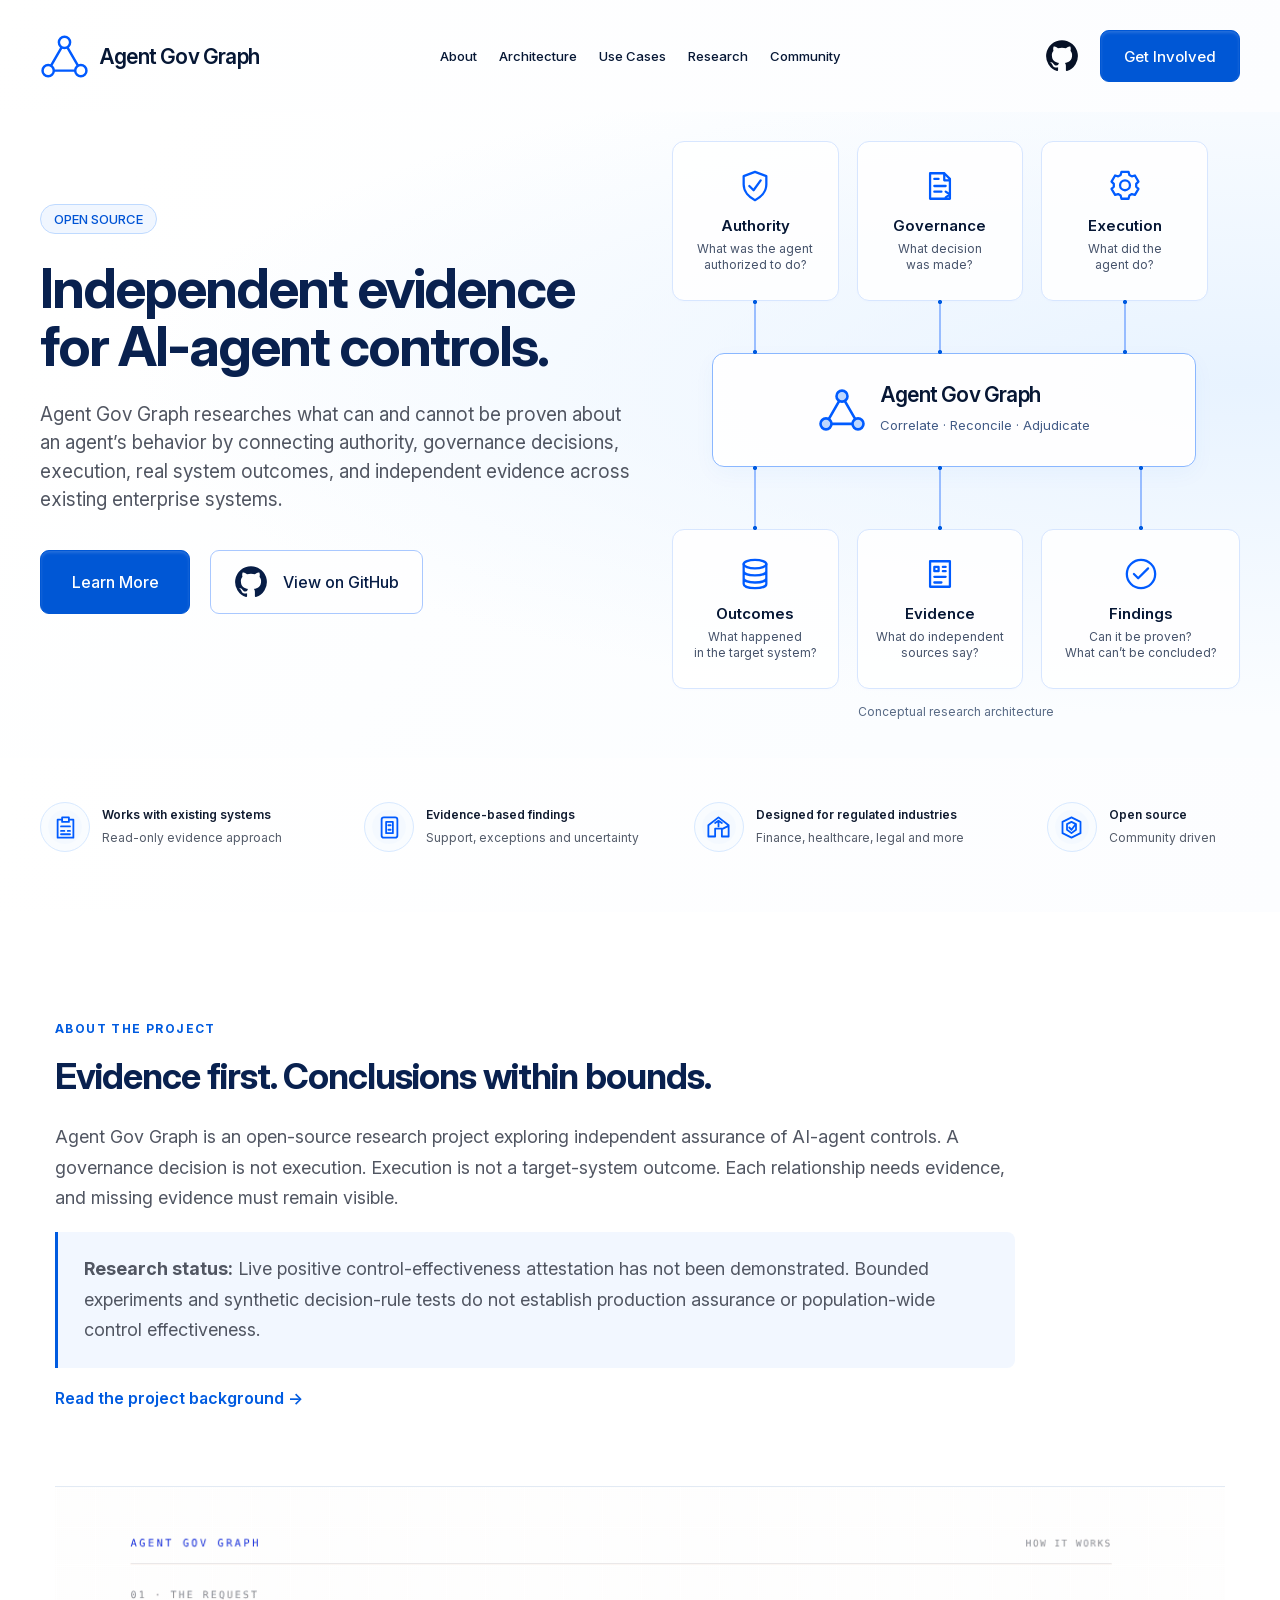
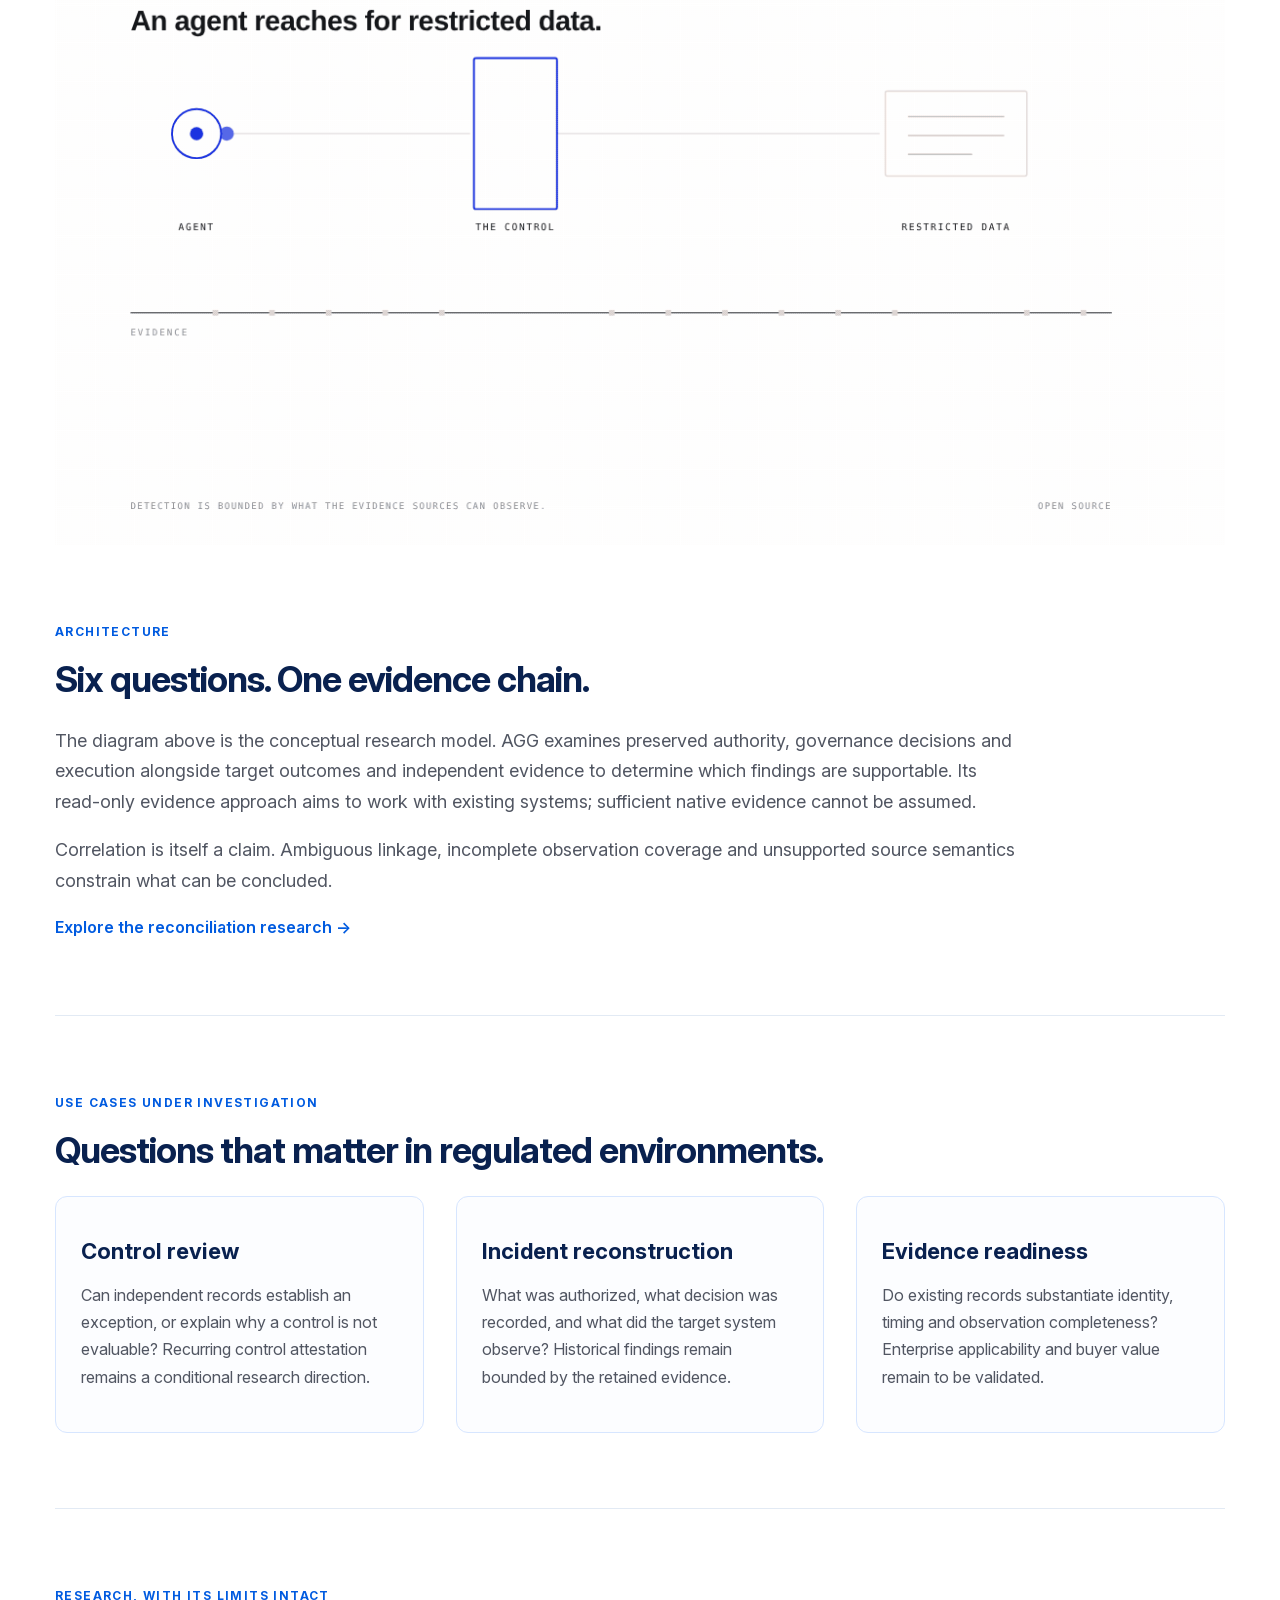
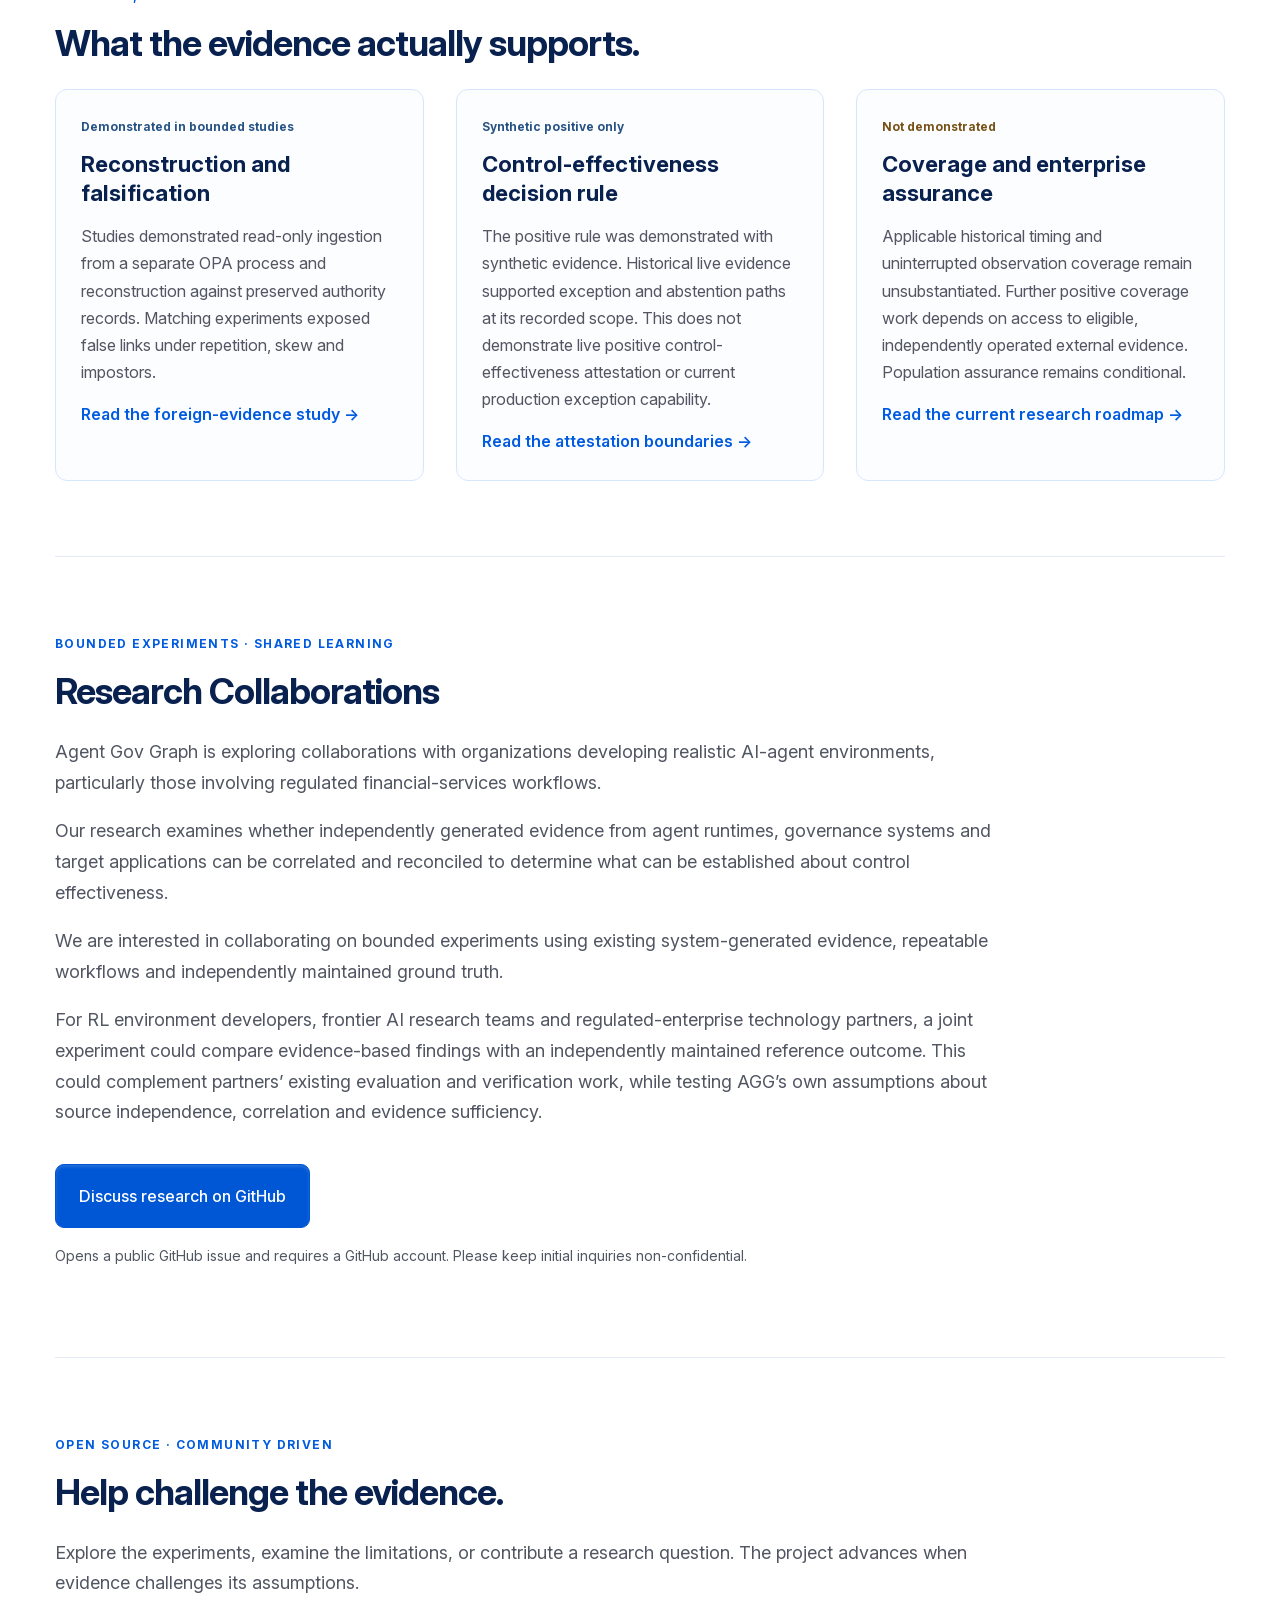
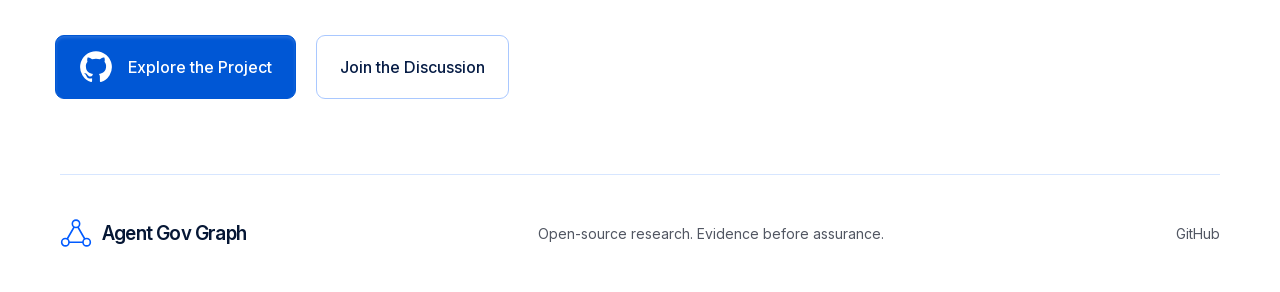
<file: index.html>
<!doctype html>
<html lang="en">
<head>
<meta charset="utf-8">
<meta name="viewport" content="width=device-width, initial-scale=1">
<meta name="description" content="Agent Gov Graph is open-source research into independent evidence for AI-agent controls. Explore bounded findings, evidence gaps and the research roadmap.">
<meta name="theme-color" content="#005be0">
<title>Agent Gov Graph | Independent evidence for AI-agent controls</title>
<link rel="stylesheet" href="styles.css">
<link rel="icon" href="favicon.svg" type="image/svg+xml">
</head>
<body>
<a class="skip-link" href="#about">Skip to content</a>
<div class="landing">
<header class="site-header">
<a class="brand" href="index.html" aria-label="Agent Gov Graph home">
<svg class="icon icon-logo" viewBox="0 0 24 24" aria-hidden="true">
<path d="M12 5.071797L4 18.928203H20Z" fill="none"/>
<circle fill="#fff" cx="12" cy="5.071797" r="2.75"/>
<circle fill="#fff" cx="4" cy="18.928203" r="2.75"/>
<circle fill="#fff" cx="20" cy="18.928203" r="2.75"/>
</svg>
<span>Agent Gov Graph</span>
</a>
<nav aria-label="Main navigation">
<a href="#about">About</a>
<a href="#architecture">Architecture</a>
<a href="#use-cases">Use Cases</a>
<a href="#research">Research</a>
<a href="#community">Community</a>
</nav>
<div class="header-actions">
<a class="github-link" href="https://github.com/datadownunda/agent-gov-graph" aria-label="Agent Gov Graph on GitHub">
<svg class="icon icon-github" viewBox="0 0 24 24" aria-hidden="true">
<path fill="currentColor" stroke="none" d="M12 .8a11.2 11.2 0 0 0-3.54 21.83c.56.1.77-.24.77-.54v-2.1c-3.13.68-3.79-1.33-3.79-1.33-.51-1.3-1.25-1.65-1.25-1.65-1.02-.7.08-.68.08-.68 1.13.08 1.72 1.16 1.72 1.16 1 1.72 2.63 1.22 3.27.93.1-.73.4-1.22.71-1.5-2.5-.29-5.13-1.25-5.13-5.56 0-1.23.44-2.23 1.16-3.02-.12-.28-.5-1.43.11-2.98 0 0 .95-.3 3.08 1.15A10.7 10.7 0 0 1 12 6.13c.95 0 1.9.13 2.79.38 2.13-1.45 3.07-1.15 3.07-1.15.62 1.55.23 2.7.12 2.98.72.79 1.15 1.79 1.15 3.02 0 4.32-2.63 5.27-5.14 5.55.4.35.76 1.03.76 2.08v3.1c0 .3.2.65.78.54A11.2 11.2 0 0 0 12 .8z"/>
</svg>
</a>
<a class="button primary small" href="#collaborations">Get Involved</a>
</div>
</header>
<main>
<section class="hero" aria-labelledby="hero-title">
<div class="hero-copy">
<span class="eyebrow">Open source</span>
<h1 id="hero-title">Independent evidence<br> for AI-agent controls.</h1>
<p>Agent Gov Graph researches what can and cannot be proven about an agent’s behavior by connecting authority, governance decisions, execution, real system outcomes, and independent evidence across existing enterprise systems.</p>
<div class="hero-actions">
<a class="button primary" href="#about">Learn More</a>
<a class="button secondary" href="https://github.com/datadownunda/agent-gov-graph">
<svg class="icon icon-github" viewBox="0 0 24 24" aria-hidden="true">
<path fill="currentColor" stroke="none" d="M12 .8a11.2 11.2 0 0 0-3.54 21.83c.56.1.77-.24.77-.54v-2.1c-3.13.68-3.79-1.33-3.79-1.33-.51-1.3-1.25-1.65-1.25-1.65-1.02-.7.08-.68.08-.68 1.13.08 1.72 1.16 1.72 1.16 1 1.72 2.63 1.22 3.27.93.1-.73.4-1.22.71-1.5-2.5-.29-5.13-1.25-5.13-5.56 0-1.23.44-2.23 1.16-3.02-.12-.28-.5-1.43.11-2.98 0 0 .95-.3 3.08 1.15A10.7 10.7 0 0 1 12 6.13c.95 0 1.9.13 2.79.38 2.13-1.45 3.07-1.15 3.07-1.15.62 1.55.23 2.7.12 2.98.72.79 1.15 1.79 1.15 3.02 0 4.32-2.63 5.27-5.14 5.55.4.35.76 1.03.76 2.08v3.1c0 .3.2.65.78.54A11.2 11.2 0 0 0 12 .8z"/>
</svg>View on GitHub</a>
</div>
</div>
<div class="architecture" aria-describedby="architecture-caption" role="group" aria-label="Conceptual architecture: authority, governance and execution connect to Agent Gov Graph, with outcomes, evidence and findings. This is a research model.">
<div class="card-row">
<div class="architecture-card">
<svg class="icon icon-shield" viewBox="0 0 24 24" aria-hidden="true">
<path d="m12 2 8 3v6c0 5-4 9-8 11-4-2-8-6-8-11V5z m-4 10 3 3 5-7"/>
</svg>
<h3>Authority</h3>
<p>What was the agent<br> authorized to do?</p>
</div>
<div class="architecture-card">
<svg class="icon icon-document" viewBox="0 0 24 24" aria-hidden="true">
<path d="M15 3H5v18h14V7z M15 3v5h4 M8 7h3 M8 12h8 M8 16h5"/>
<path d="m16 16 3 2-3 2"/>
</svg>
<h3>Governance</h3>
<p>What decision<br> was made?</p>
</div>
<div class="architecture-card">
<svg class="icon icon-gear" viewBox="0 0 24 24" aria-hidden="true">
<path d="m9.5 2-.6 2.2-1.7 1-2.2-.6-2.5 4.3 1.6 1.6v2L2.5 14 5 18.3l2.2-.6 1.7 1 .6 2.3h5l.6-2.3 1.7-1 2.2.6 2.5-4.3-1.6-1.5v-2l1.6-1.6L19 4.6l-2.2.6-1.7-1-.6-2.2z"/><circle cx="12" cy="11.5" r="3.5"/>
</svg>
<h3>Execution</h3>
<p>What did the<br> agent do?</p>
</div>
</div>
<div class="graph-core">
<svg class="icon icon-graph" viewBox="0 0 24 24" aria-hidden="true">
<path d="M12 5.071797L4 18.928203H20Z" fill="none"/>
<circle cx="12" cy="5.071797" r="2.75"/>
<circle cx="4" cy="18.928203" r="2.75"/>
<circle cx="20" cy="18.928203" r="2.75"/>
</svg>
<div>
<h2>Agent Gov Graph</h2>
<p>Correlate · Reconcile · Adjudicate</p>
</div>
</div>
<div class="card-row bottom">
<div class="architecture-card">
<svg class="icon icon-database" viewBox="0 0 24 24" aria-hidden="true">
<ellipse cx="12" cy="5" rx="8" ry="3"/>
<path d="M4 5v14c0 4 16 4 16 0V5 M4 10c0 4 16 4 16 0 M4 15c0 4 16 4 16 0"/>
</svg>
<h3>Outcomes</h3>
<p>What happened<br> in the target system?</p>
</div>
<div class="architecture-card">
<svg class="icon icon-evidence" viewBox="0 0 24 24" aria-hidden="true">
<path d="M5 3h14v18H5z M8 7h3v3H8z M14 7h2 M14 10h2 M8 14h8 M8 18h5"/>
</svg>
<h3>Evidence</h3>
<p>What do independent<br> sources say?</p>
</div>
<div class="architecture-card">
<svg class="icon icon-check" viewBox="0 0 24 24" aria-hidden="true">
<circle cx="12" cy="12" r="10"/>
<path d="m7 12 3 3 7-7"/>
</svg>
<h3>Findings</h3>
<p>Can it be proven?<br> What can’t be concluded?</p>
</div>
</div>
<p class="architecture-caption" id="architecture-caption">Conceptual research architecture</p>
</div>
</section>
<div class="feature-strip">
<div class="feature">
<span class="feature-icon">
<svg class="icon icon-evidence" viewBox="0 0 24 24" aria-hidden="true">
<path d="M8 5H5v16h14V5h-3 M9 3h6v4H9z M8 11h8 M8 15h3 M14 15h2 M8 18h8"/>
</svg>
</span>
<div>
<h2>Works with existing systems</h2>
<p>Read-only evidence approach</p>
</div>
</div>
<div class="feature">
<span class="feature-icon">
<svg class="icon icon-document" viewBox="0 0 24 24" aria-hidden="true">
<rect x="5" y="3" width="14" height="18" rx="2"/><path d="M9 7h6v10H9z M11 10h2 M11 14h2"/>
</svg>
</span>
<div>
<h2>Evidence-based findings</h2>
<p>Support, exceptions and uncertainty</p>
</div>
</div>
<div class="feature">
<span class="feature-icon">
<svg class="icon icon-building" viewBox="0 0 24 24" aria-hidden="true">
<path d="m3 10 9-7 9 7v10h-6v-7H9v7H3z M9 8l3-2 3 2 M12 6v5 M16 13l4-2"/>
</svg>
</span>
<div>
<h2>Designed for regulated industries</h2>
<p>Finance, healthcare, legal and more</p>
</div>
</div>
<div class="feature">
<span class="feature-icon">
<svg class="icon icon-shield" viewBox="0 0 24 24" aria-hidden="true">
<path d="m12 3 8 4v10l-8 4-8-4V7z M8 9l4-2 4 2v5l-4 3-4-3z m2 3 2 2 3-4"/>
</svg>
</span>
<div>
<h2>Open source</h2>
<p>Community driven</p>
</div>
</div>
</div>
<div class="details">
<section id="about">
<span class="section-label">About the project</span>
<h2>Evidence first. Conclusions within bounds.</h2>
<p>Agent Gov Graph is an open-source research project exploring independent assurance of AI-agent controls. A governance decision is not execution. Execution is not a target-system outcome. Each relationship needs evidence, and missing evidence must remain visible.</p>
<p class="research-note">
<strong>Research status:</strong> Live positive control-effectiveness attestation has not been demonstrated. Bounded experiments and synthetic decision-rule tests do not establish production assurance or population-wide control effectiveness.</p>
<a class="text-link" href="background.html">Read the project background →</a>
</section>
<figure class="explainer">
<img src="assets/agent-gov-graph-loop-24s-white.gif" width="1200" height="675" loading="lazy" decoding="async" alt="Animated Agent Gov Graph explainer showing an agent, a control, restricted data and an evidence timeline. Detection is bounded by what the evidence sources can observe.">
</figure>
<section id="architecture">
<span class="section-label">Architecture</span>
<h2>Six questions. One evidence chain.</h2>
<p>The diagram above is the conceptual research model. AGG examines preserved authority, governance decisions and execution alongside target outcomes and independent evidence to determine which findings are supportable. Its read-only evidence approach aims to work with existing systems; sufficient native evidence cannot be assumed.</p>
<p>Correlation is itself a claim. Ambiguous linkage, incomplete observation coverage and unsupported source semantics constrain what can be concluded.</p>
<a class="text-link" href="https://github.com/datadownunda/agent-gov-graph/blob/main/docs/action-reconciliation.md">Explore the reconciliation research →</a>
</section>
<section id="use-cases">
<span class="section-label">Use cases under investigation</span>
<h2>Questions that matter in regulated environments.</h2>
<div class="detail-grid">
<article>
<h3>Control review</h3>
<p>Can independent records establish an exception, or explain why a control is not evaluable? Recurring control attestation remains a conditional research direction.</p>
</article>
<article>
<h3>Incident reconstruction</h3>
<p>What was authorized, what decision was recorded, and what did the target system observe? Historical findings remain bounded by the retained evidence.</p>
</article>
<article>
<h3>Evidence readiness</h3>
<p>Do existing records substantiate identity, timing and observation completeness? Enterprise applicability and buyer value remain to be validated.</p>
</article>
</div>
</section>
<section id="research">
<span class="section-label">Research, with its limits intact</span>
<h2>What the evidence actually supports.</h2>
<div class="detail-grid research-grid">
<article>
<span class="status">Demonstrated in bounded studies</span>
<h3>Reconstruction and falsification</h3>
<p>Studies demonstrated read-only ingestion from a separate OPA process and reconstruction against preserved authority records. Matching experiments exposed false links under repetition, skew and impostors.</p>
<a href="https://github.com/datadownunda/agent-gov-graph/blob/main/docs/foreign-opa-experiment.md">Read the foreign-evidence study →</a>
</article>
<article>
<span class="status">Synthetic positive only</span>
<h3>Control-effectiveness decision rule</h3>
<p>The positive rule was demonstrated with synthetic evidence. Historical live evidence supported exception and abstention paths at its recorded scope. This does not demonstrate live positive control-effectiveness attestation or current production exception capability.</p>
<a href="https://github.com/datadownunda/agent-gov-graph/blob/main/docs/control-effectiveness-attestation.md">Read the attestation boundaries →</a>
</article>
<article>
<span class="status pending">Not demonstrated</span>
<h3>Coverage and enterprise assurance</h3>
<p>Applicable historical timing and uninterrupted observation coverage remain unsubstantiated. Further positive coverage work depends on access to eligible, independently operated external evidence. Population assurance remains conditional.</p>
<a href="https://github.com/datadownunda/agent-gov-graph/blob/main/ROADMAP.md">Read the current research roadmap →</a>
</article>
</div>
</section>
<section id="collaborations" aria-labelledby="collaborations-title">
<span class="section-label">Bounded experiments · Shared learning</span>
<h2 id="collaborations-title">Research Collaborations</h2>
<p>Agent Gov Graph is exploring collaborations with organizations developing realistic AI-agent environments, particularly those involving regulated financial-services workflows.</p>
<p>Our research examines whether independently generated evidence from agent runtimes, governance systems and target applications can be correlated and reconciled to determine what can be established about control effectiveness.</p>
<p>We are interested in collaborating on bounded experiments using existing system-generated evidence, repeatable workflows and independently maintained ground truth.</p>
<p>For RL environment developers, frontier AI research teams and regulated-enterprise technology partners, a joint experiment could compare evidence-based findings with an independently maintained reference outcome. This could complement partners’ existing evaluation and verification work, while testing AGG’s own assumptions about source independence, correlation and evidence sufficiency.</p>
<div class="hero-actions"><a class="button primary" href="https://github.com/datadownunda/agent-gov-graph/issues/new?title=Research%20collaboration%20inquiry">Discuss research on GitHub</a></div>
<p class="contact-note">Opens a public GitHub issue and requires a GitHub account. Please keep initial inquiries non-confidential.</p>
</section>
<section id="community" class="community">
<span class="section-label">Open source · Community driven</span>
<h2>Help challenge the evidence.</h2>
<p>Explore the experiments, examine the limitations, or contribute a research question. The project advances when evidence challenges its assumptions.</p>
<div class="hero-actions">
<a class="button primary" href="https://github.com/datadownunda/agent-gov-graph">
<svg class="icon icon-github" viewBox="0 0 24 24" aria-hidden="true">
<path fill="currentColor" stroke="none" d="M12 .8a11.2 11.2 0 0 0-3.54 21.83c.56.1.77-.24.77-.54v-2.1c-3.13.68-3.79-1.33-3.79-1.33-.51-1.3-1.25-1.65-1.25-1.65-1.02-.7.08-.68.08-.68 1.13.08 1.72 1.16 1.72 1.16 1 1.72 2.63 1.22 3.27.93.1-.73.4-1.22.71-1.5-2.5-.29-5.13-1.25-5.13-5.56 0-1.23.44-2.23 1.16-3.02-.12-.28-.5-1.43.11-2.98 0 0 .95-.3 3.08 1.15A10.7 10.7 0 0 1 12 6.13c.95 0 1.9.13 2.79.38 2.13-1.45 3.07-1.15 3.07-1.15.62 1.55.23 2.7.12 2.98.72.79 1.15 1.79 1.15 3.02 0 4.32-2.63 5.27-5.14 5.55.4.35.76 1.03.76 2.08v3.1c0 .3.2.65.78.54A11.2 11.2 0 0 0 12 .8z"/>
</svg>Explore the Project</a>
<a class="button secondary" href="https://github.com/datadownunda/agent-gov-graph/issues">Join the Discussion</a>
</div>
</section>
</div>
</main>
<footer>
<a class="brand" href="index.html">
<svg class="icon icon-logo" viewBox="0 0 24 24" aria-hidden="true">
<path d="M12 5.071797L4 18.928203H20Z" fill="none"/>
<circle fill="#fff" cx="12" cy="5.071797" r="2.75"/>
<circle fill="#fff" cx="4" cy="18.928203" r="2.75"/>
<circle fill="#fff" cx="20" cy="18.928203" r="2.75"/>
</svg>
<span>Agent Gov Graph</span>
</a>
<p>Open-source research. Evidence before assurance.</p>
<a href="https://github.com/datadownunda/agent-gov-graph">GitHub</a>
</footer>
</div>
</body>
</html>
</file>
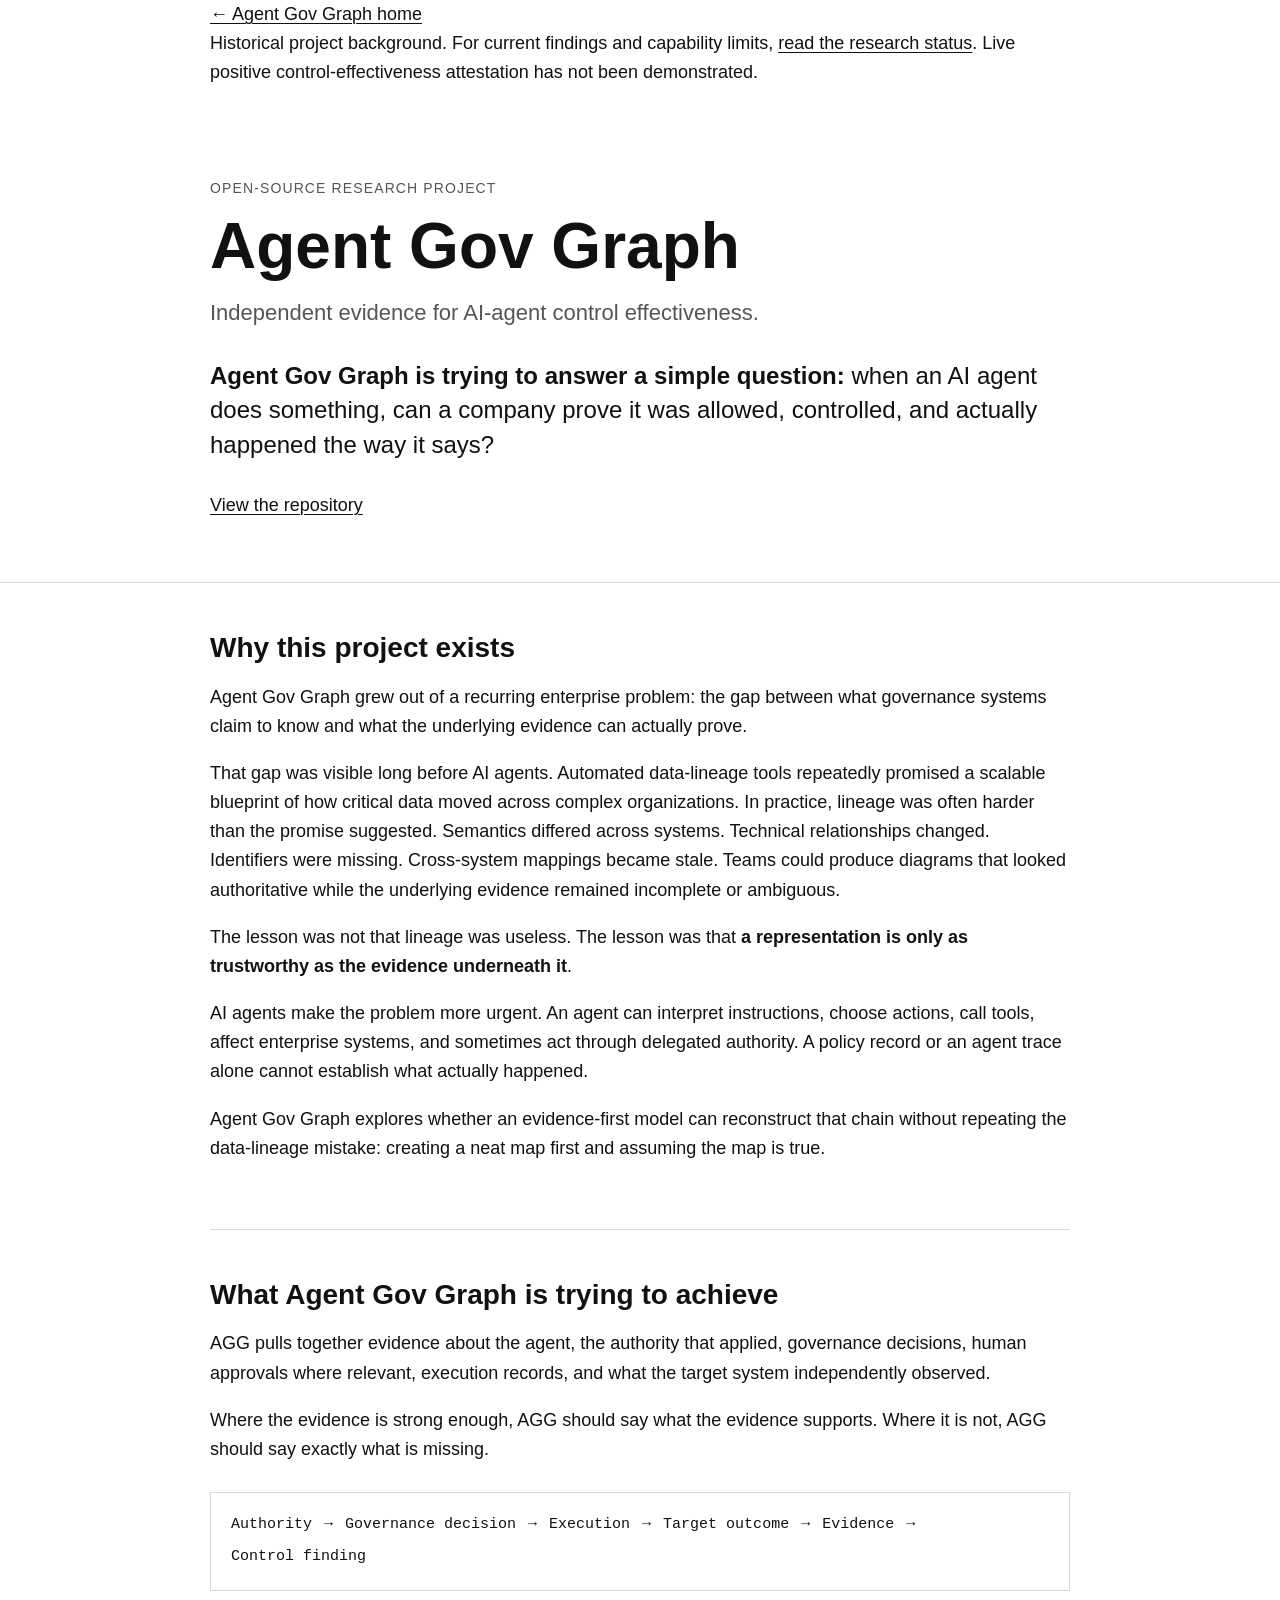
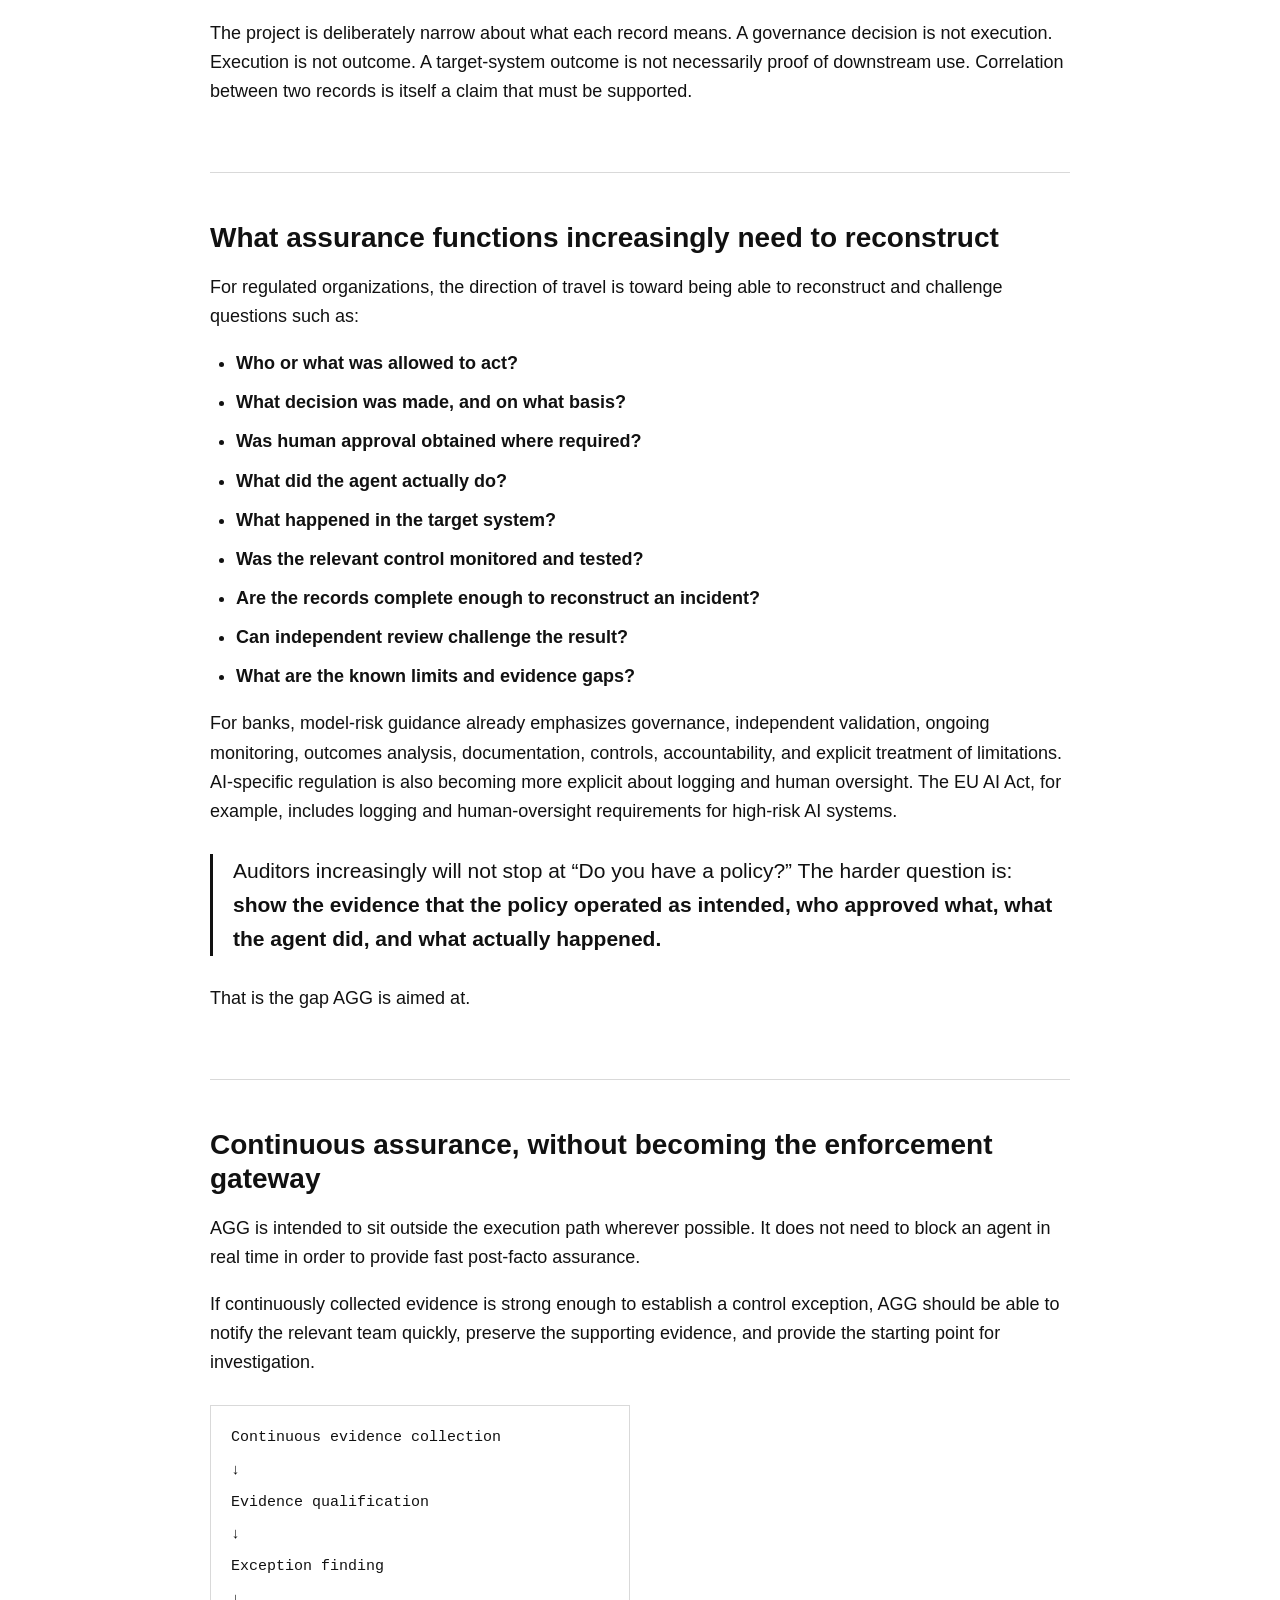
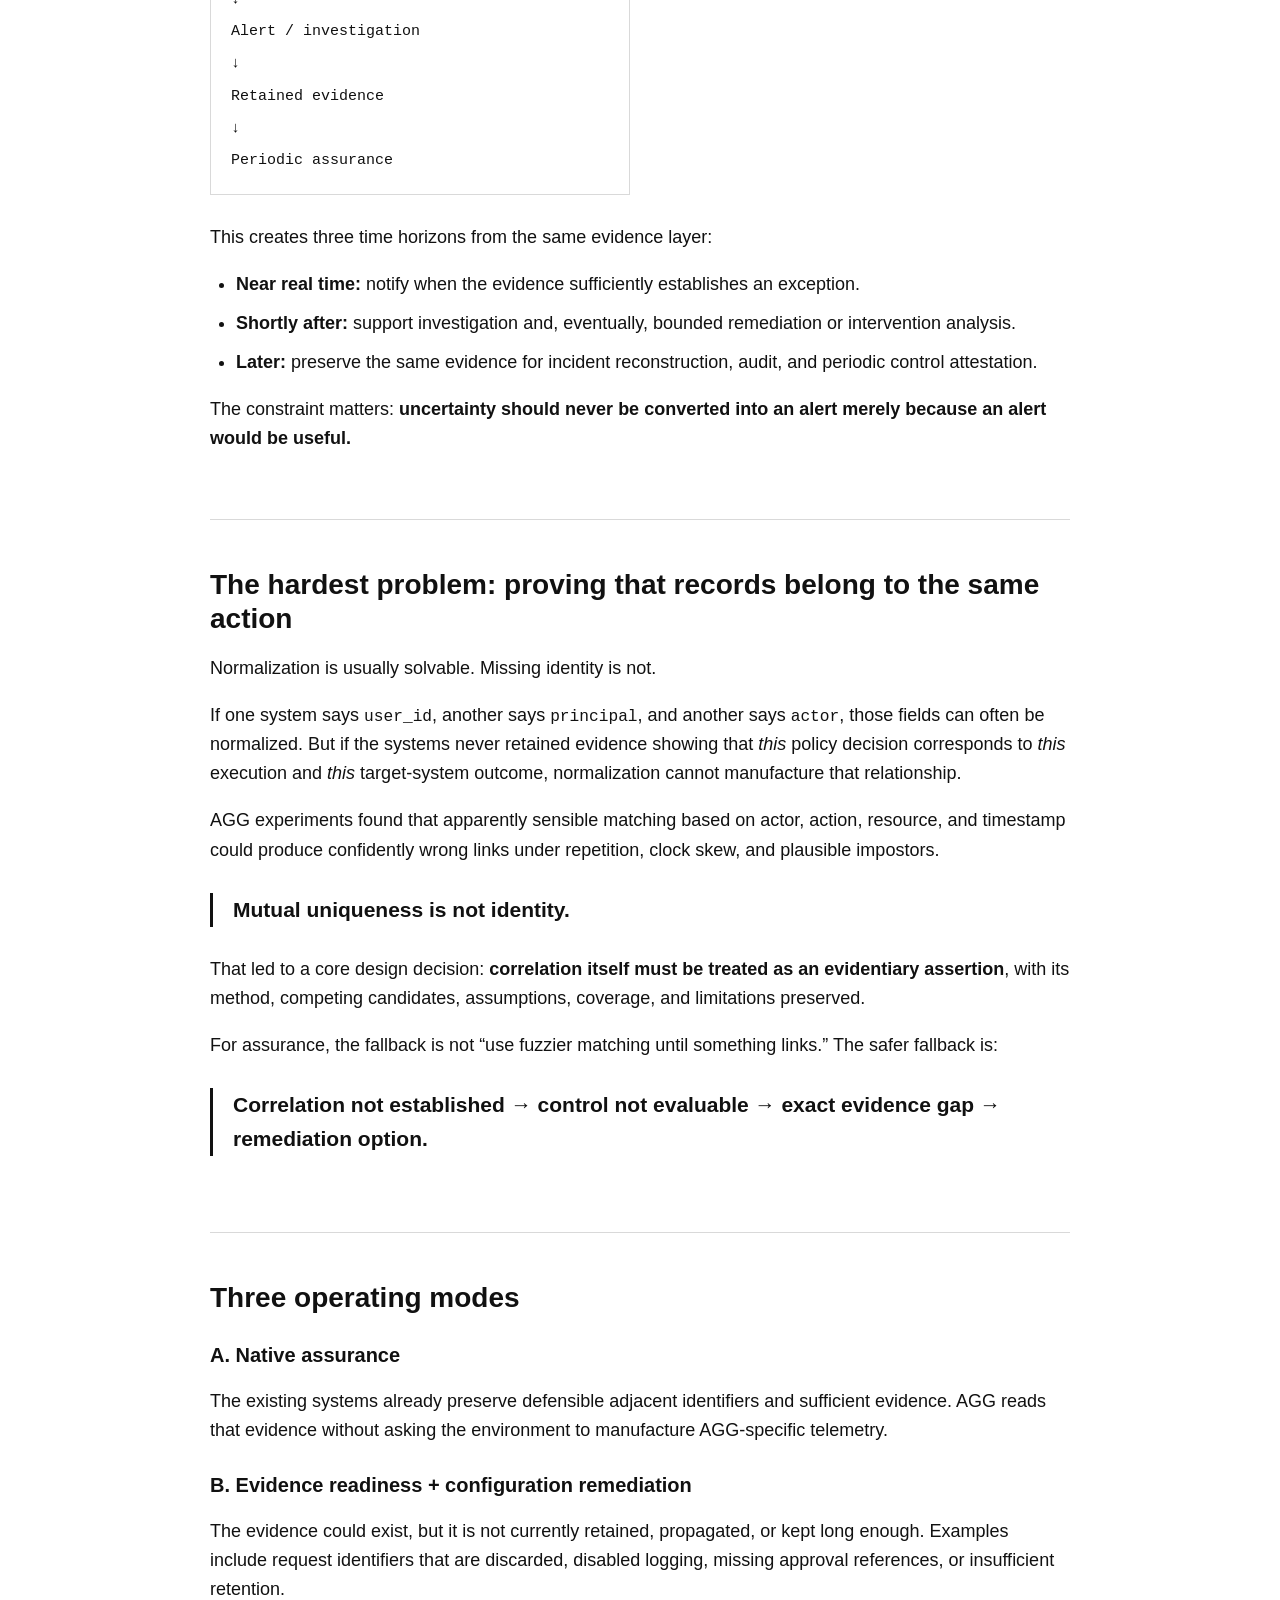
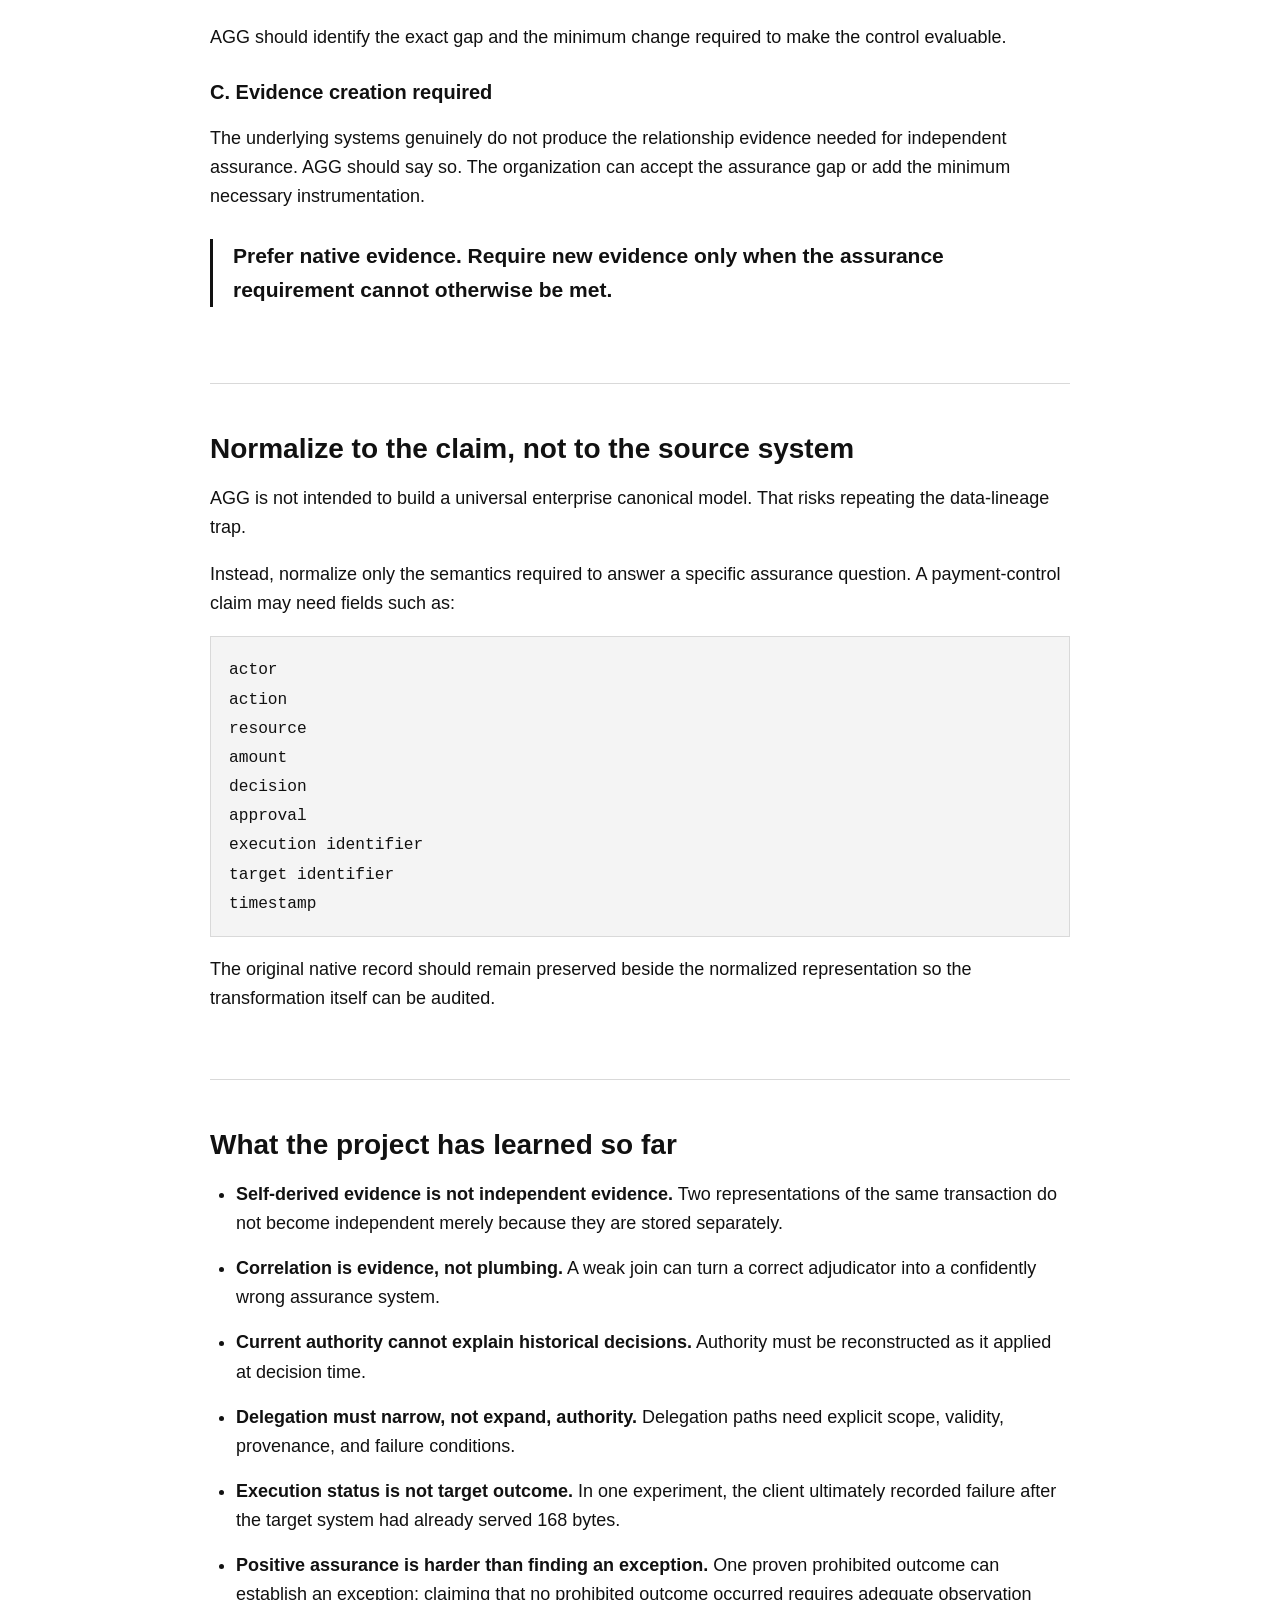
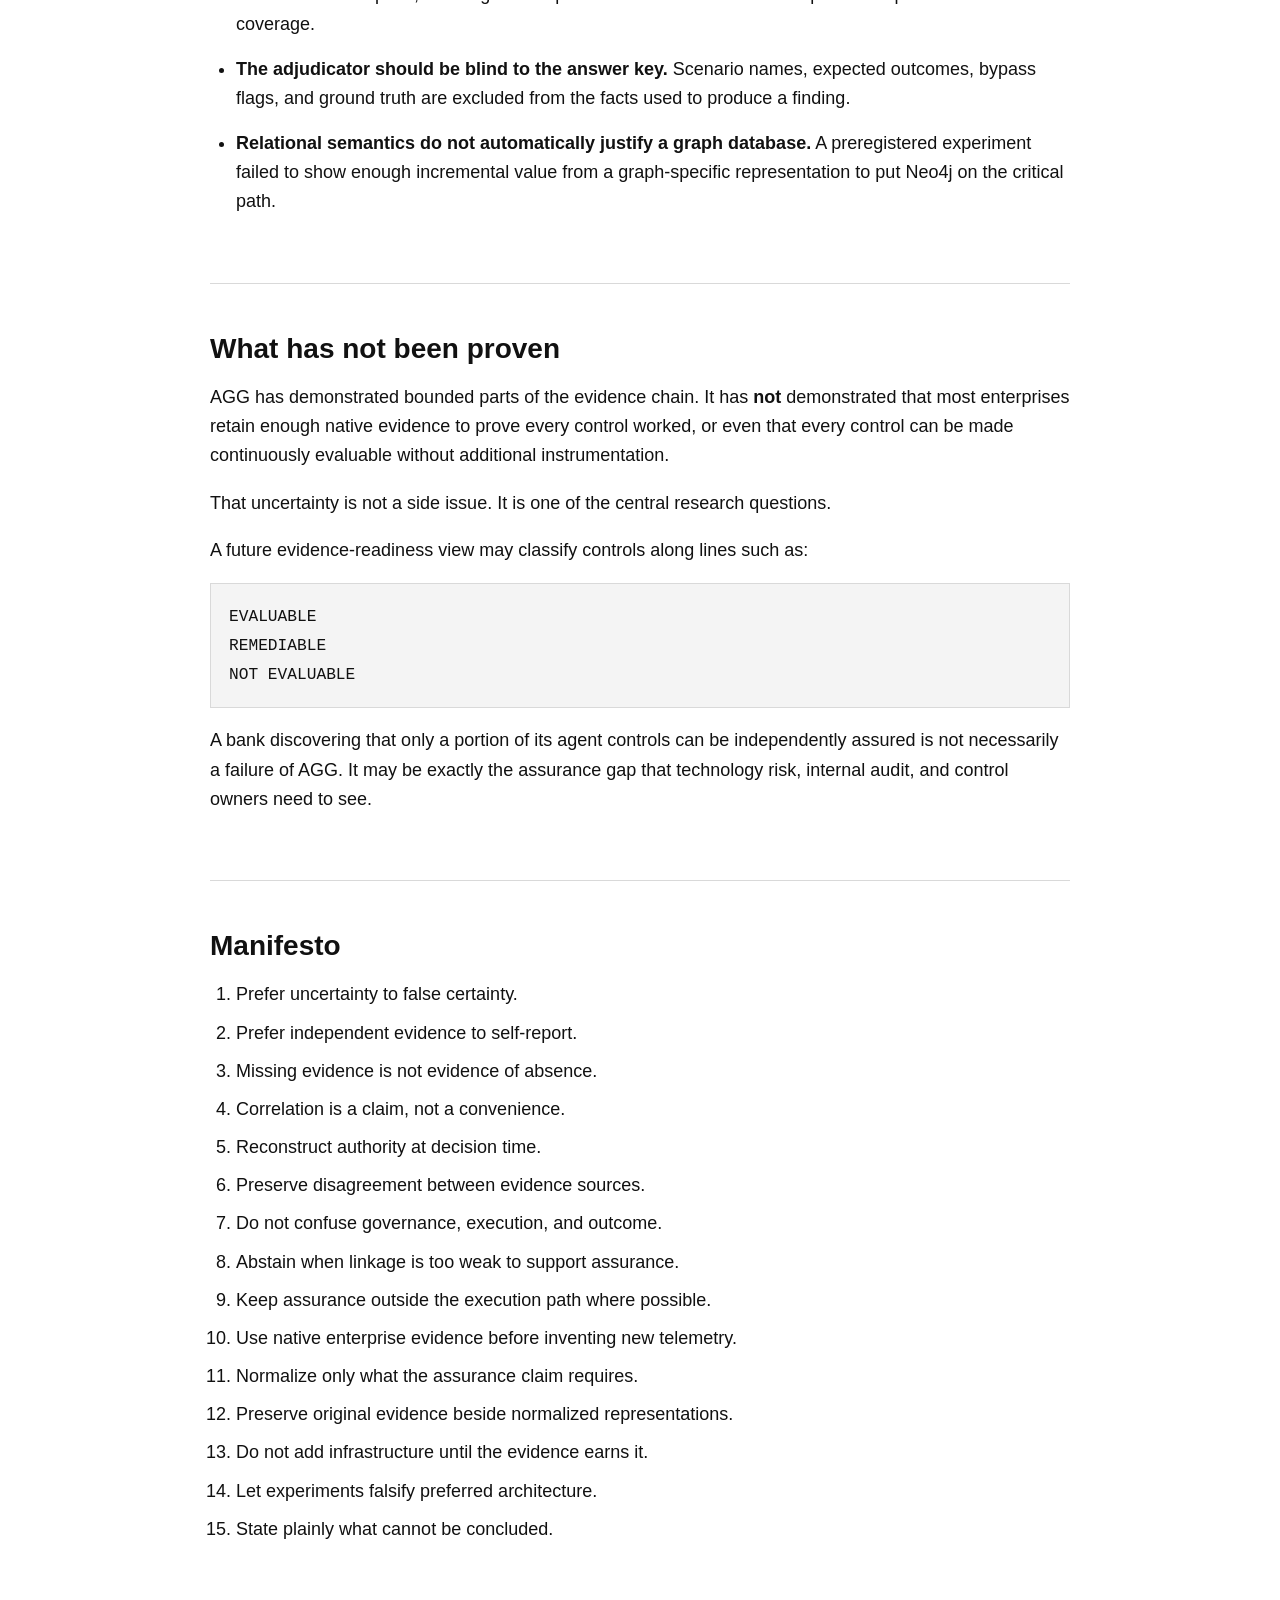
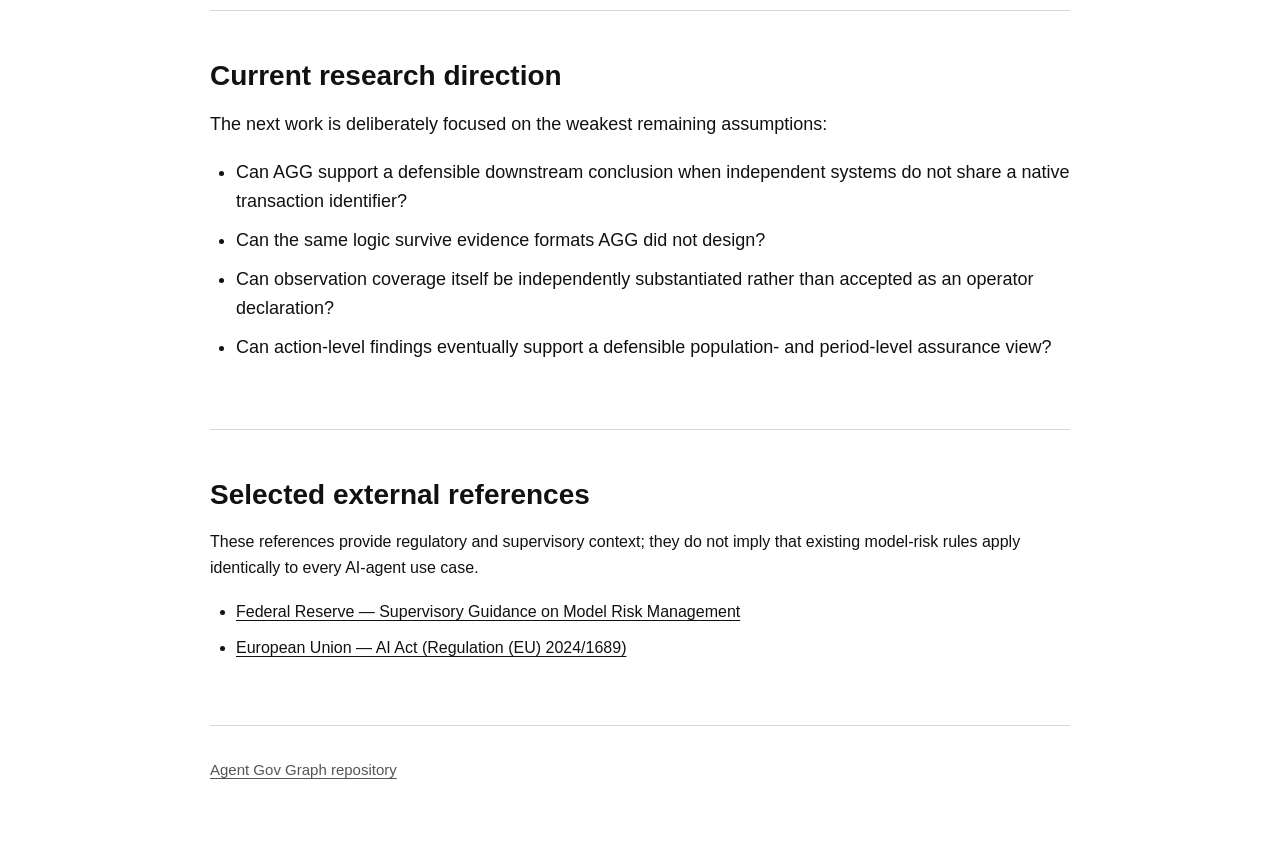
<file: background.html>
<!doctype html>
<html lang="en">
<head>
  <meta charset="utf-8" />
  <meta name="viewport" content="width=device-width, initial-scale=1" />
  <meta name="description" content="Agent Gov Graph is an open-source research project exploring how companies can independently assure the control effectiveness of AI agents." />
  <title>Project background | Agent Gov Graph</title>
  <link rel="stylesheet" href="background.css" />
<link rel="icon" href="favicon.svg" type="image/svg+xml">
</head>
<body>
<nav class="wrap"><a href="index.html">← Agent Gov Graph home</a><p>Historical project background. For current findings and capability limits, <a href="index.html#research">read the research status</a>. Live positive control-effectiveness attestation has not been demonstrated.</p></nav>
  <header class="site-header">
    <div class="wrap">
      <p class="eyebrow">Open-source research project</p>
      <h1>Agent Gov Graph</h1>
      <p class="dek">Independent evidence for AI-agent control effectiveness.</p>
      <p class="lede"><strong>Agent Gov Graph is trying to answer a simple question:</strong> when an AI agent does something, can a company prove it was allowed, controlled, and actually happened the way it says?</p>
      <p class="actions"><a href="https://github.com/datadownunda/agent-gov-graph">View the repository</a></p>
    </div>
  </header>

  <main class="wrap">
    <section>
      <h2>Why this project exists</h2>
      <p>Agent Gov Graph grew out of a recurring enterprise problem: the gap between what governance systems claim to know and what the underlying evidence can actually prove.</p>
      <p>That gap was visible long before AI agents. Automated data-lineage tools repeatedly promised a scalable blueprint of how critical data moved across complex organizations. In practice, lineage was often harder than the promise suggested. Semantics differed across systems. Technical relationships changed. Identifiers were missing. Cross-system mappings became stale. Teams could produce diagrams that looked authoritative while the underlying evidence remained incomplete or ambiguous.</p>
      <p>The lesson was not that lineage was useless. The lesson was that <strong>a representation is only as trustworthy as the evidence underneath it</strong>.</p>
      <p>AI agents make the problem more urgent. An agent can interpret instructions, choose actions, call tools, affect enterprise systems, and sometimes act through delegated authority. A policy record or an agent trace alone cannot establish what actually happened.</p>
      <p>Agent Gov Graph explores whether an evidence-first model can reconstruct that chain without repeating the data-lineage mistake: creating a neat map first and assuming the map is true.</p>
    </section>

    <section>
      <h2>What Agent Gov Graph is trying to achieve</h2>
      <p>AGG pulls together evidence about the agent, the authority that applied, governance decisions, human approvals where relevant, execution records, and what the target system independently observed.</p>
      <p>Where the evidence is strong enough, AGG should say what the evidence supports. Where it is not, AGG should say exactly what is missing.</p>
      <div class="flow" aria-label="Assurance flow">
        <span>Authority</span><span>→</span>
        <span>Governance decision</span><span>→</span>
        <span>Execution</span><span>→</span>
        <span>Target outcome</span><span>→</span>
        <span>Evidence</span><span>→</span>
        <span>Control finding</span>
      </div>
      <p>The project is deliberately narrow about what each record means. A governance decision is not execution. Execution is not outcome. A target-system outcome is not necessarily proof of downstream use. Correlation between two records is itself a claim that must be supported.</p>
    </section>

    <section>
      <h2>What assurance functions increasingly need to reconstruct</h2>
      <p>For regulated organizations, the direction of travel is toward being able to reconstruct and challenge questions such as:</p>
      <ul>
        <li><strong>Who or what was allowed to act?</strong></li>
        <li><strong>What decision was made, and on what basis?</strong></li>
        <li><strong>Was human approval obtained where required?</strong></li>
        <li><strong>What did the agent actually do?</strong></li>
        <li><strong>What happened in the target system?</strong></li>
        <li><strong>Was the relevant control monitored and tested?</strong></li>
        <li><strong>Are the records complete enough to reconstruct an incident?</strong></li>
        <li><strong>Can independent review challenge the result?</strong></li>
        <li><strong>What are the known limits and evidence gaps?</strong></li>
      </ul>
      <p>For banks, model-risk guidance already emphasizes governance, independent validation, ongoing monitoring, outcomes analysis, documentation, controls, accountability, and explicit treatment of limitations. AI-specific regulation is also becoming more explicit about logging and human oversight. The EU AI Act, for example, includes logging and human-oversight requirements for high-risk AI systems.</p>
      <blockquote>
        Auditors increasingly will not stop at “Do you have a policy?” The harder question is: <strong>show the evidence that the policy operated as intended, who approved what, what the agent did, and what actually happened.</strong>
      </blockquote>
      <p>That is the gap AGG is aimed at.</p>
    </section>

    <section>
      <h2>Continuous assurance, without becoming the enforcement gateway</h2>
      <p>AGG is intended to sit outside the execution path wherever possible. It does not need to block an agent in real time in order to provide fast post-facto assurance.</p>
      <p>If continuously collected evidence is strong enough to establish a control exception, AGG should be able to notify the relevant team quickly, preserve the supporting evidence, and provide the starting point for investigation.</p>
      <div class="flow stacked">
        <span>Continuous evidence collection</span>
        <span>↓</span>
        <span>Evidence qualification</span>
        <span>↓</span>
        <span>Exception finding</span>
        <span>↓</span>
        <span>Alert / investigation</span>
        <span>↓</span>
        <span>Retained evidence</span>
        <span>↓</span>
        <span>Periodic assurance</span>
      </div>
      <p>This creates three time horizons from the same evidence layer:</p>
      <ul>
        <li><strong>Near real time:</strong> notify when the evidence sufficiently establishes an exception.</li>
        <li><strong>Shortly after:</strong> support investigation and, eventually, bounded remediation or intervention analysis.</li>
        <li><strong>Later:</strong> preserve the same evidence for incident reconstruction, audit, and periodic control attestation.</li>
      </ul>
      <p>The constraint matters: <strong>uncertainty should never be converted into an alert merely because an alert would be useful.</strong></p>
    </section>

    <section>
      <h2>The hardest problem: proving that records belong to the same action</h2>
      <p>Normalization is usually solvable. Missing identity is not.</p>
      <p>If one system says <code>user_id</code>, another says <code>principal</code>, and another says <code>actor</code>, those fields can often be normalized. But if the systems never retained evidence showing that <em>this</em> policy decision corresponds to <em>this</em> execution and <em>this</em> target-system outcome, normalization cannot manufacture that relationship.</p>
      <p>AGG experiments found that apparently sensible matching based on actor, action, resource, and timestamp could produce confidently wrong links under repetition, clock skew, and plausible impostors.</p>
      <blockquote><strong>Mutual uniqueness is not identity.</strong></blockquote>
      <p>That led to a core design decision: <strong>correlation itself must be treated as an evidentiary assertion</strong>, with its method, competing candidates, assumptions, coverage, and limitations preserved.</p>
      <p>For assurance, the fallback is not “use fuzzier matching until something links.” The safer fallback is:</p>
      <blockquote>
        <strong>Correlation not established → control not evaluable → exact evidence gap → remediation option.</strong>
      </blockquote>
    </section>

    <section>
      <h2>Three operating modes</h2>
      <h3>A. Native assurance</h3>
      <p>The existing systems already preserve defensible adjacent identifiers and sufficient evidence. AGG reads that evidence without asking the environment to manufacture AGG-specific telemetry.</p>

      <h3>B. Evidence readiness + configuration remediation</h3>
      <p>The evidence could exist, but it is not currently retained, propagated, or kept long enough. Examples include request identifiers that are discarded, disabled logging, missing approval references, or insufficient retention.</p>
      <p>AGG should identify the exact gap and the minimum change required to make the control evaluable.</p>

      <h3>C. Evidence creation required</h3>
      <p>The underlying systems genuinely do not produce the relationship evidence needed for independent assurance. AGG should say so. The organization can accept the assurance gap or add the minimum necessary instrumentation.</p>
      <blockquote><strong>Prefer native evidence. Require new evidence only when the assurance requirement cannot otherwise be met.</strong></blockquote>
    </section>

    <section>
      <h2>Normalize to the claim, not to the source system</h2>
      <p>AGG is not intended to build a universal enterprise canonical model. That risks repeating the data-lineage trap.</p>
      <p>Instead, normalize only the semantics required to answer a specific assurance question. A payment-control claim may need fields such as:</p>
      <pre><code>actor
action
resource
amount
decision
approval
execution identifier
target identifier
timestamp</code></pre>
      <p>The original native record should remain preserved beside the normalized representation so the transformation itself can be audited.</p>
    </section>

    <section>
      <h2>What the project has learned so far</h2>
      <ul class="findings">
        <li><strong>Self-derived evidence is not independent evidence.</strong> Two representations of the same transaction do not become independent merely because they are stored separately.</li>
        <li><strong>Correlation is evidence, not plumbing.</strong> A weak join can turn a correct adjudicator into a confidently wrong assurance system.</li>
        <li><strong>Current authority cannot explain historical decisions.</strong> Authority must be reconstructed as it applied at decision time.</li>
        <li><strong>Delegation must narrow, not expand, authority.</strong> Delegation paths need explicit scope, validity, provenance, and failure conditions.</li>
        <li><strong>Execution status is not target outcome.</strong> In one experiment, the client ultimately recorded failure after the target system had already served 168 bytes.</li>
        <li><strong>Positive assurance is harder than finding an exception.</strong> One proven prohibited outcome can establish an exception; claiming that no prohibited outcome occurred requires adequate observation coverage.</li>
        <li><strong>The adjudicator should be blind to the answer key.</strong> Scenario names, expected outcomes, bypass flags, and ground truth are excluded from the facts used to produce a finding.</li>
        <li><strong>Relational semantics do not automatically justify a graph database.</strong> A preregistered experiment failed to show enough incremental value from a graph-specific representation to put Neo4j on the critical path.</li>
      </ul>
    </section>

    <section>
      <h2>What has not been proven</h2>
      <p>AGG has demonstrated bounded parts of the evidence chain. It has <strong>not</strong> demonstrated that most enterprises retain enough native evidence to prove every control worked, or even that every control can be made continuously evaluable without additional instrumentation.</p>
      <p>That uncertainty is not a side issue. It is one of the central research questions.</p>
      <p>A future evidence-readiness view may classify controls along lines such as:</p>
      <pre><code>EVALUABLE
REMEDIABLE
NOT EVALUABLE</code></pre>
      <p>A bank discovering that only a portion of its agent controls can be independently assured is not necessarily a failure of AGG. It may be exactly the assurance gap that technology risk, internal audit, and control owners need to see.</p>
    </section>

    <section>
      <h2>Manifesto</h2>
      <ol class="manifesto">
        <li>Prefer uncertainty to false certainty.</li>
        <li>Prefer independent evidence to self-report.</li>
        <li>Missing evidence is not evidence of absence.</li>
        <li>Correlation is a claim, not a convenience.</li>
        <li>Reconstruct authority at decision time.</li>
        <li>Preserve disagreement between evidence sources.</li>
        <li>Do not confuse governance, execution, and outcome.</li>
        <li>Abstain when linkage is too weak to support assurance.</li>
        <li>Keep assurance outside the execution path where possible.</li>
        <li>Use native enterprise evidence before inventing new telemetry.</li>
        <li>Normalize only what the assurance claim requires.</li>
        <li>Preserve original evidence beside normalized representations.</li>
        <li>Do not add infrastructure until the evidence earns it.</li>
        <li>Let experiments falsify preferred architecture.</li>
        <li>State plainly what cannot be concluded.</li>
      </ol>
    </section>

    <section>
      <h2>Current research direction</h2>
      <p>The next work is deliberately focused on the weakest remaining assumptions:</p>
      <ul>
        <li>Can AGG support a defensible downstream conclusion when independent systems do not share a native transaction identifier?</li>
        <li>Can the same logic survive evidence formats AGG did not design?</li>
        <li>Can observation coverage itself be independently substantiated rather than accepted as an operator declaration?</li>
        <li>Can action-level findings eventually support a defensible population- and period-level assurance view?</li>
      </ul>
    </section>

    <section class="sources">
      <h2>Selected external references</h2>
      <p>These references provide regulatory and supervisory context; they do not imply that existing model-risk rules apply identically to every AI-agent use case.</p>
      <ul>
        <li><a href="https://www.federalreserve.gov/frrs/guidance/supervisory-guidance-on-model-risk-management.htm">Federal Reserve — Supervisory Guidance on Model Risk Management</a></li>
        <li><a href="https://eur-lex.europa.eu/eli/reg/2024/1689/2026-07-27/eng">European Union — AI Act (Regulation (EU) 2024/1689)</a></li>
      </ul>
    </section>
  </main>

  <footer class="site-footer">
    <div class="wrap">
      <p><a href="https://github.com/datadownunda/agent-gov-graph">Agent Gov Graph repository</a></p>
    </div>
  </footer>
</body>
</html>
</file>
<file: styles.css>
@font-face {
  font-family: Inter;
  src: url("assets/fonts/InterVariable.woff2") format("woff2");
  font-style: normal;
  font-weight: 100 900;
  font-display: swap;
}
:root {
  --navy: #09214f;
  --blue: #005be0;
  --text: #515662;
  --line: #d7e6ff;
  --connector: #4384ff;
}
* { box-sizing: border-box; }
html { scroll-behavior: smooth; scroll-padding-top: 28px; }
body { margin: 0; background: #fff; color: var(--navy); font-family: Inter, Arial, sans-serif; -webkit-font-smoothing: antialiased; }
a { color: inherit; text-decoration: none; }
a:hover { text-decoration: underline; text-underline-offset: 4px; }
a:focus-visible { outline: 3px solid var(--blue); outline-offset: 5px; }
svg.icon { width: 34px; height: 34px; fill: none; stroke: currentColor; stroke-width: 1.6; stroke-linecap: round; stroke-linejoin: round; flex-shrink: 0; }
.landing { max-width: 1440px; margin: auto; }
.site-header { height: 112px; padding: 0 62px; display: grid; grid-template-columns: 1fr auto 1fr; align-items: center; gap: 30px; background: linear-gradient(110deg, #fff, #fcfdff); }
.brand { min-height: 44px; display: inline-flex; align-items: center; gap: 16px; font-size: 28px; font-weight: 600; letter-spacing: -.8px; color: #061735; white-space: nowrap; }
.brand .icon { width: 49px; height: 49px; color: #005aff; stroke-width: 1.2; }
nav { display: flex; gap: 36px; font-size: 15px; font-weight: 500; color: #061735; }
nav a { min-height: 44px; display: inline-flex; align-items: center; }
.header-actions { display: flex; justify-self: end; align-items: center; gap: 25px; }
.github-link { display: grid; place-items: center; min-width: 44px; min-height: 44px; color: #061126; }
.button { display: inline-flex; justify-content: center; align-items: center; gap: 15px; min-height: 64px; padding: 0 35px; border: 1px solid #a9c8ff; border-radius: 9px; font-size: 18px; font-weight: 500; white-space: nowrap; transition: background .15s, box-shadow .15s; }
.button:hover { text-decoration: none; box-shadow: 0 5px 16px #005be025; }
.primary { background: #0057d5; color: #fff; border-color: #0057d5; box-shadow: inset 0 2px 3px #ffffff25; }
.primary:hover { background: #004abd; }
.secondary { background: #ffffffbb; color: #071d46; }
.small { font-size: 15px; min-height: 52px; padding: 0 23px; }
.hero { min-height: 646px; padding: 28px 62px 68px; display: grid; grid-template-columns: minmax(0, 1.063fr) minmax(0, 1fr); gap: 30px; align-items: center; background: radial-gradient(ellipse at 97% 42%, #e8f3ff, transparent 63%), linear-gradient(120deg, #fff 10%, #fbfdff 75%); }
.eyebrow { display: inline-block; font-size: 13px; font-weight: 500; text-transform: uppercase; color: #0054d5; background: #f0f6ff; border: 1px solid #bfdaff; border-radius: 20px; padding: 6px 13px; margin-bottom: 25px; }
h1 { font-size: 67.5px; line-height: 1.055; letter-spacing: -2px; margin: 0 0 26px; font-weight: 700; }
.hero-copy { transform: translateY(-6px); }
.hero-copy > p { font-size: 22px; line-height: 1.48; color: var(--text); margin: 0; }
.hero-actions { display: flex; gap: 20px; margin-top: 36px; }
.hero-copy .primary { min-width: 189px; }
/* Each connector belongs to its card. Its height is the same grid gap that
   separates the card row and core, so neither viewport scaling nor text
   wrapping can detach an endpoint. No independent SVG coordinate system. */
.architecture { --row-gap: 52px; position: relative; width: 100%; max-width: 620px; justify-self: end; display: grid; grid-template-rows: 160px 52px 114px 62px 160px; }
.card-row { grid-row: 1; display: grid; grid-template-columns: repeat(3, minmax(0, 1fr)); gap: 18px; padding-right: 32px; }
.card-row.bottom { grid-row: 5; --row-gap: 62px; }
.bottom .architecture-card:last-child { width: calc(100% + 32px); }
.architecture-card { position: relative; display: flex; flex-direction: column; align-items: center; justify-content: center; text-align: center; background: #ffffffdf; border: 1.5px solid var(--line); border-radius: 12px; padding: 15px 5px; box-shadow: 0 1px 3px #005be004; color: #061735; }
.architecture-card::after { content: ""; position: absolute; left: 50%; top: 100%; width: 5px; height: calc(var(--row-gap) + 2px); transform: translateX(-50%); background: radial-gradient(circle at 50% 2px, var(--blue) 0 2px, transparent 2.2px), radial-gradient(circle at 50% calc(100% - 2px), var(--blue) 0 2px, transparent 2.2px), linear-gradient(var(--connector), var(--connector)) center / 1px 100% no-repeat; }
.bottom .architecture-card::after { top: auto; bottom: 100%; }
.architecture-card > .icon { color: #005bff; margin-bottom: 14px; }
.architecture-card h3 { font-size: 18px; font-weight: 600; margin: 0 0 7px; line-height: 1.15; }
.architecture-card p { font-size: 15px; line-height: 1.35; color: #46536b; margin: 0; }
.graph-core { grid-row: 3; min-width: 0; margin: 0 88px 0 68px; border: 1.5px solid #8ab7ff; border-radius: 12px; display: flex; align-items: center; justify-content: center; gap: 25px; background: #ffffffed; box-shadow: 0 7px 22px #0564e00a; }
.graph-core > .icon { height: 65px; width: 65px; color: #005bff; fill: #bdd7ff; stroke-width: 1.3; overflow: visible; }
.graph-core h2 { font-size: 26px; font-weight: 600; letter-spacing: -.8px; margin: 0 0 10px; color: #071735; }
.graph-core p { font-size: 17px; margin: 0; color: #425b86; white-space: nowrap; }
.architecture-caption { position: absolute; top: 100%; width: 100%; margin: 15px 0 0; text-align: center; font-size: 12px; color: #596b86; }
.feature-strip { min-height: 154px; display: grid; grid-template-columns: 1.15fr 1.17fr 1.26fr .73fr; gap: 26px; align-items: center; padding: 30px 55px; background: linear-gradient(100deg, #fff, #fcfdff); }
.feature { display: flex; align-items: center; gap: 18px; }
.feature-icon { width: 66px; height: 66px; flex-shrink: 0; border-radius: 50%; background: #f4f9ff; border: 1px solid #d9eaff; display: grid; place-items: center; color: #005bff; box-shadow: inset 0 0 0 7px #f9fcff; }
.feature-icon .icon { height: 27px; width: 27px; }
.feature h2 { font-size: 15px; font-weight: 600; margin: 0 0 8px; color: #111c31; white-space: nowrap; }
.feature p { font-size: 14px; color: #535b69; margin: 0; line-height: 1.4; }
.details {
  max-width:1250px;
  margin:auto;
  padding:30px 40px 0
}
.details section {
  padding:75px 0;
  border-bottom:1px solid #e2eaf4
}
.section-label {
  color:var(--blue);
  text-transform:uppercase;
  letter-spacing:1.4px;
  font-size:12px;
  font-weight:700
}
.details h2 {
  font-size:36px;
  letter-spacing:-1px;
  line-height:1.2;
  margin:18px 0 24px
}
.details p {
  font-size:18px;
  color:var(--text);
  line-height:1.7;
  max-width:960px
}
.research-note {
  padding:22px 26px;
  border-left:3px solid var(--blue);
  background:#f2f7ff;
  border-radius:0 8px 8px 0
}
.text-link,.details article a {
  color:var(--blue);
  font-size:16px;
  font-weight:600;
  line-height:1.6
}
.detail-grid {
  display:grid;
  grid-template-columns:repeat(3,1fr);
  gap:32px
}
.detail-grid article {
  padding:25px;
  border:1px solid var(--line);
  border-radius:12px;
  background:#fcfdff
}
.detail-grid h3 {
  font-size:22px;
  line-height:1.3;
  margin:15px 0
}
.detail-grid p {
  font-size:16px
}
.status {
  font-size:12px;
  color:#275384;
  font-weight:700
}
.pending {
  color:#775116
}
.community {
  border:0!important
}
footer {
  margin:0 60px;
  padding:36px 0;
  display:flex;
  justify-content:space-between;
  align-items:center;
  border-top:1px solid var(--line);
  font-size:14px;
  color:var(--text)
}
footer .brand {
  font-size:19px
}
footer .icon {
  width:32px!important;
  height:32px!important
}
.skip-link {
  position:absolute;
  top:-100px;
  left:20px;
  padding:12px;
  background:white;
  z-index:5
}
.skip-link:focus {
  top:15px
}

.details .contact-note { font-size: 14px; margin-top: 16px; }
@media (min-width: 1000px) and (max-width: 1390px) {
  .site-header { padding: 0 40px; gap: 20px; }
  .brand { font-size: 21px; gap: 10px; }
  nav { gap: 22px; font-size: 13px; }
  .header-actions { gap: 16px; }
  .hero { padding-left: 40px; padding-right: 40px; gap: 28px; }
  h1 { font-size: clamp(42px, 4.3vw, 60px); letter-spacing: -2px; }
  .hero-copy > p { font-size: 19px; }
  .architecture-card p { font-size: 12px; }
  .architecture-card h3 { font-size: 15px; }
  .graph-core { margin-left: 40px; margin-right: 44px; gap: 14px; }
  .graph-core > .icon { width: 48px; height: 48px; }
  .graph-core h2 { font-size: 21px; }
  .graph-core p { font-size: 13px; }
  .feature-strip { padding: 30px 40px; gap: 20px; }
  .feature { gap: 12px; }
  .feature h2, .feature p { font-size: 12px; white-space: normal; }
  .feature-icon { width: 50px; height: 50px; }
  .hero-actions .button { padding: 0 23px; font-size: 16px; }
  .hero-copy .primary { min-width: 150px; }
}
@media (max-width: 999px) {
  .site-header { height: auto; padding: 25px 30px 12px; grid-template-columns: 1fr auto; gap: 18px; }
  .brand { font-size: 23px; }
  .brand .icon { width: 38px; height: 38px; }
  .site-header nav { grid-row: 2; grid-column: 1 / -1; justify-content: space-between; font-size: 14px; gap: 14px; }
  .hero { grid-template-columns: 1fr; padding: 38px 30px 70px; gap: 50px; }
  .hero-copy { transform: none; max-width: 680px; margin: auto; width: 100%; }
  h1 { font-size: 58px; }
  .architecture { justify-self: center; }
  .feature-strip { grid-template-columns: 1fr 1fr; padding: 35px 30px; gap: 30px; }
  .feature h2 { font-size: 15px; white-space: normal; }
  .feature p { font-size: 14px; }
  .detail-grid { grid-template-columns: 1fr; }
  .details { padding: 0 30px; }
  footer { margin: 0 30px; gap: 20px; flex-wrap: wrap; }
}
@media (max-width: 599px) {
  .site-header { padding: 20px 20px 10px; gap: 14px 8px; }
  .brand { font-size: 18px; gap: 8px; letter-spacing: -.6px; }
  .brand .icon { width: 32px; height: 32px; }
  .header-actions .github-link { display: none; }
  .header-actions .small { min-height: 44px; padding: 0 12px; font-size: 12px; border-radius: 7px; }
  .site-header nav { flex-wrap: wrap; justify-content: flex-start; gap: 0 20px; font-size: 13px; }
  .hero { padding: 28px 20px 60px; gap: 42px; }
  .eyebrow { font-size: 12px; padding: 5px 10px; margin-bottom: 20px; }
  h1 { font-size: clamp(29px, 8.7vw, 48px); letter-spacing: -1.5px; line-height: 1.12; margin-bottom: 22px; }
  .hero-copy > p { font-size: 16px; line-height: 1.6; }
  .hero-actions { gap: 12px; margin-top: 26px; flex-wrap: wrap; }
  .button { min-height: 48px; padding: 0 17px; font-size: 14px; border-radius: 7px; }
  .button .icon { width: 23px; height: 23px; }
  .hero-copy .primary { min-width: 0; }
  /* Mobile uses a vertical evidence spine, not a miniaturized desktop grid.
     Card branches attach to their own midpoint; group spines meet the core. */
  .architecture { --row-gap: 24px; grid-template-rows: auto auto auto; gap: var(--row-gap); }
  .card-row, .card-row.bottom, .graph-core { grid-row: auto; --row-gap: 24px; }
  .card-row { position: relative; grid-template-columns: 1fr; padding: 0 0 0 24px; gap: 12px; }
  .architecture-card::before { content: ""; position: absolute; width: 1px; background: var(--connector); left: -17px; top: -1px; bottom: -13px; }
  .card-row:not(.bottom) .architecture-card:first-child::before { top: 50%; }
  .card-row:not(.bottom) .architecture-card:last-child::before { bottom: -25px; }
  .bottom .architecture-card:first-child::before { top: -25px; }
  .bottom .architecture-card:last-child::before { bottom: 50%; }
  .architecture-card, .bottom .architecture-card:last-child { width: auto; min-height: 96px; padding: 16px; display: grid; grid-template-columns: 34px 1fr; gap: 4px 16px; text-align: left; justify-content: start; }
  .architecture-card > .icon { grid-row: 1 / 3; margin: 0; width: 30px; height: 30px; }
  .architecture-card h3 { font-size: 16px; align-self: end; margin: 0; }
  .architecture-card p { font-size: 13px; line-height: 1.45; align-self: start; }
  .architecture-card p br { display: none; }
  .architecture-card::after, .bottom .architecture-card::after { top: 50%; bottom: auto; left: -17px; width: 17px; height: 5px; transform: translateY(-50%); background: radial-gradient(circle at 2px 50%, var(--blue) 0 2px, transparent 2.2px), radial-gradient(circle at calc(100% - 2px) 50%, var(--blue) 0 2px, transparent 2.2px), linear-gradient(var(--connector), var(--connector)) center / 100% 1px no-repeat; }
  .graph-core { min-height: 104px; padding: 18px 12px; margin: 0; gap: 16px; box-shadow: 0 5px 18px #005be012; }
  .graph-core > .icon { width: 45px; height: 45px; }
  .graph-core h2 { font-size: 20px; margin-bottom: 7px; }
  .graph-core p { font-size: 12px; white-space: normal; line-height: 1.5; }
  .feature-strip { padding: 30px 20px; gap: 26px 16px; align-items: start; }
  .feature { gap: 10px; align-items: flex-start; }
  .feature-icon { width: 37px; height: 37px; box-shadow: none; }
  .feature-icon .icon { height: 20px; width: 20px; }
  .feature h2 { font-size: 12px; line-height: 1.4; margin: 1px 0 5px; }
  .feature p { font-size: 12px; line-height: 1.5; }
  .details { padding: 0 22px; }
  .details section { padding: 48px 0; }
  .details h2 { font-size: 29px; }
  .details p { font-size: 16px; }
  .research-note { padding: 18px; }
  .detail-grid { gap: 16px; }
  .detail-grid article { padding: 20px; }
  .details .contact-note { font-size: 13px; }
  .text-link, .details article a { display: inline-flex; align-items: center; min-height: 44px; }
  footer { margin: 0 22px; padding: 25px 0; }
  footer p { line-height: 1.6; margin: 0; }
  footer a { min-height: 44px; display: inline-flex; align-items: center; }
}
@media (max-width: 359px) {
  .site-header { padding-left: 16px; padding-right: 16px; }
  .brand { font-size: 16px; gap: 6px; }
  .brand .icon { width: 27px; height: 27px; }
  .header-actions .small { padding: 0 9px; }
  .site-header nav { column-gap: 17px; }
  .feature-strip { grid-template-columns: 1fr; }
}
@media (prefers-reduced-motion: reduce) {
  html { scroll-behavior: auto; }
  .button { transition: none; }
}

@media (min-width: 1000px) {
  .feature { transform: translateY(-8px); }
  .graph-core > div { transform: translateY(-3px); }
}

/* Supplied explainer sits directly beneath the About section divider. */
.explainer { margin: 0; }
.explainer img { display: block; width: 100%; height: auto; }
</file>
<file: background.css>
:root {
  --text: #111;
  --muted: #555;
  --line: #d9d9d9;
  --paper: #fff;
  --code: #f4f4f4;
}

* { box-sizing: border-box; }

html { scroll-behavior: smooth; }

body {
  margin: 0;
  background: var(--paper);
  color: var(--text);
  font-family: Arial, Helvetica, sans-serif;
  font-size: 18px;
  line-height: 1.62;
}

.wrap {
  width: min(860px, calc(100% - 40px));
  margin: 0 auto;
}

.site-header {
  padding: 72px 0 44px;
  border-bottom: 1px solid var(--line);
}

.eyebrow {
  margin: 0 0 8px;
  color: var(--muted);
  font-size: 14px;
  text-transform: uppercase;
  letter-spacing: .08em;
}

h1, h2, h3 {
  font-family: Arial, Helvetica, sans-serif;
  line-height: 1.2;
  font-weight: 700;
}

h1 { font-size: clamp(38px, 6vw, 64px); margin: 0 0 10px; }
h2 { font-size: 28px; margin: 0 0 18px; }
h3 { font-size: 20px; margin-top: 28px; }

.dek {
  margin: 0 0 28px;
  font-size: 22px;
  color: var(--muted);
}

.lede {
  font-size: 24px;
  line-height: 1.45;
}

.actions { margin-top: 28px; }

a { color: inherit; text-decoration-thickness: 1px; text-underline-offset: 3px; }
a:hover { text-decoration-thickness: 2px; }

main section {
  padding: 48px 0;
  border-bottom: 1px solid var(--line);
}

p { margin: 0 0 18px; }
ul, ol { padding-left: 26px; }
li { margin: 0 0 10px; }

blockquote {
  margin: 28px 0;
  padding: 0 0 0 20px;
  border-left: 3px solid #111;
  font-size: 21px;
}

.flow {
  margin: 28px 0;
  padding: 20px;
  border: 1px solid var(--line);
  display: flex;
  flex-wrap: wrap;
  gap: 8px 12px;
  align-items: center;
  font-family: ui-monospace, SFMono-Regular, Menlo, Monaco, Consolas, monospace;
  font-size: 15px;
}

.flow.stacked {
  display: grid;
  justify-items: start;
  width: fit-content;
  min-width: min(100%, 420px);
}

pre {
  overflow-x: auto;
  padding: 18px;
  background: var(--code);
  border: 1px solid var(--line);
}

code {
  font-family: ui-monospace, SFMono-Regular, Menlo, Monaco, Consolas, monospace;
  font-size: .9em;
}

.findings li { margin-bottom: 16px; }
.manifesto li { margin-bottom: 9px; }
.sources { font-size: 16px; }

.site-footer {
  padding: 32px 0 56px;
  color: var(--muted);
  font-size: 15px;
}

@media (max-width: 640px) {
  body { font-size: 17px; }
  .site-header { padding-top: 48px; }
  main section { padding: 36px 0; }
  .lede { font-size: 21px; }
}
</file>
